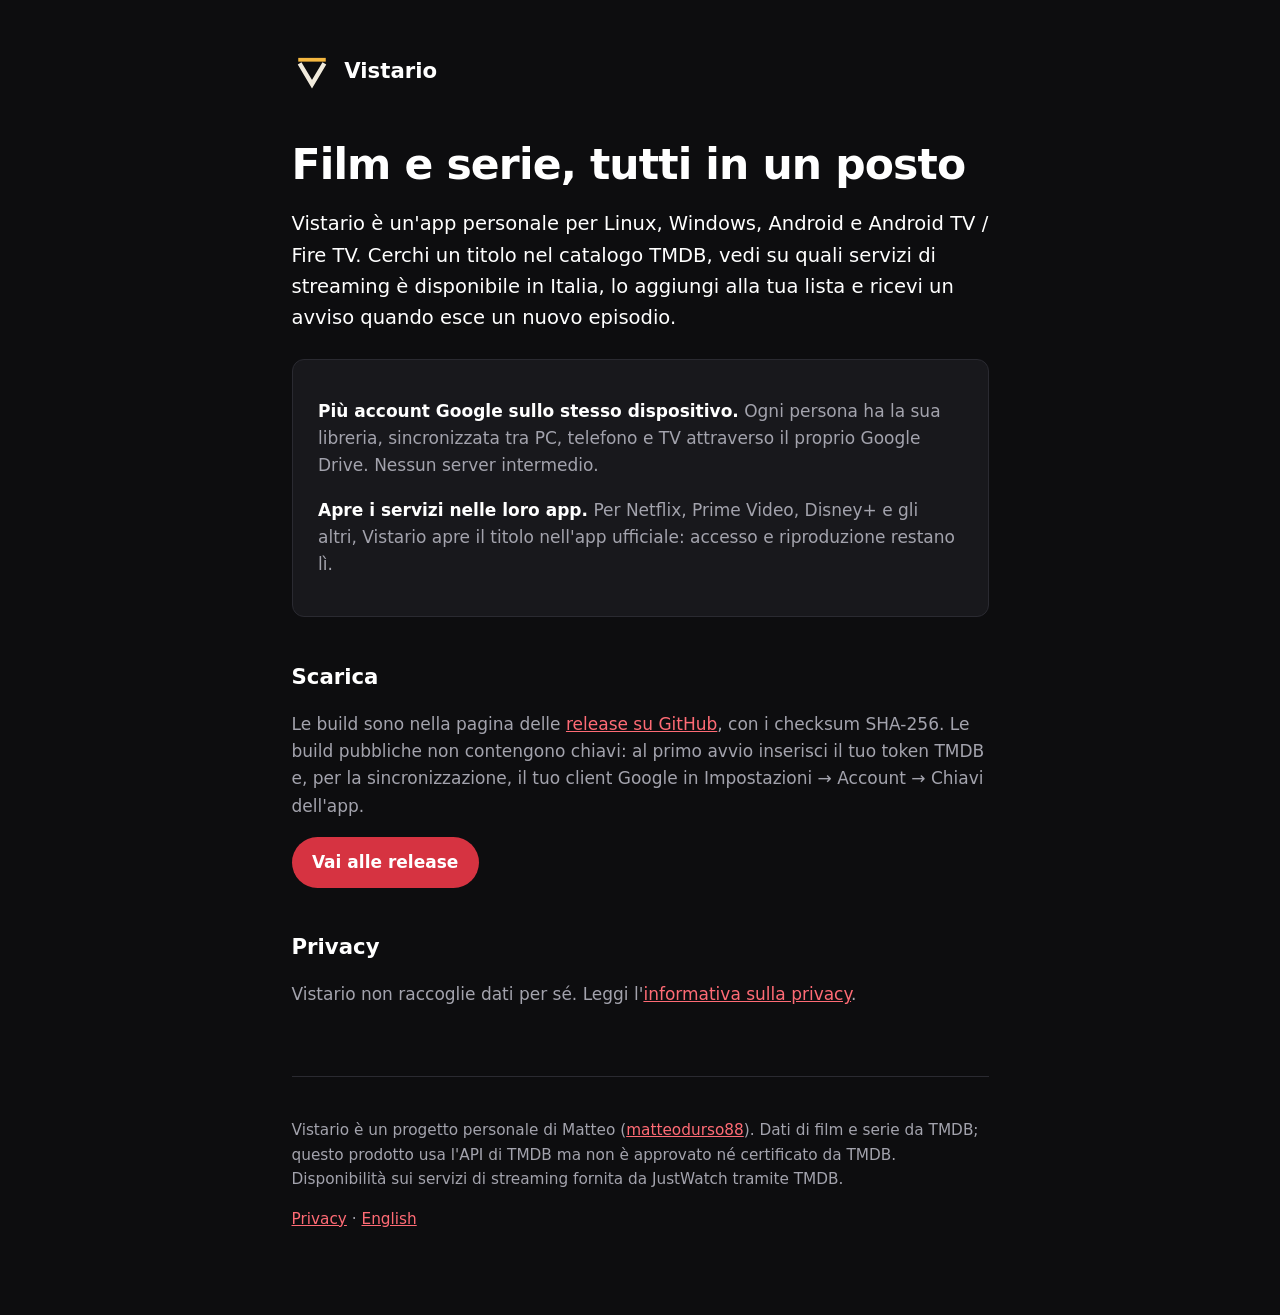
<file: index.html>
<!DOCTYPE html>
<html lang="it">
<head>
<meta charset="utf-8">
<meta name="viewport" content="width=device-width, initial-scale=1">
<title>Vistario</title>
<meta name="description" content="Vistario: catalogo personale di film e serie, con dove guardarli, avvisi sui nuovi episodi e sincronizzazione tra i tuoi dispositivi.">
<link rel="icon" href="mark.svg" type="image/svg+xml">
<link rel="stylesheet" href="style.css">
</head>
<body>
<main>
<header><img src="mark.svg" alt=""><a href="./">Vistario</a></header>

<h1>Film e serie, tutti in un posto</h1>
<p class="lead">Vistario è un'app personale per Linux, Windows, Android e Android TV / Fire TV. Cerchi un titolo nel catalogo
TMDB, vedi su quali servizi di streaming è disponibile in Italia, lo aggiungi alla tua lista e ricevi un avviso quando
esce un nuovo episodio.</p>

<div class="panel">
<p><strong>Più account Google sullo stesso dispositivo.</strong> Ogni persona ha la sua libreria, sincronizzata tra PC,
telefono e TV attraverso il proprio Google Drive. Nessun server intermedio.</p>
<p><strong>Apre i servizi nelle loro app.</strong> Per Netflix, Prime Video, Disney+ e gli altri, Vistario apre il titolo
nell'app ufficiale: accesso e riproduzione restano lì.</p>
</div>

<h2>Scarica</h2>
<p>Le build sono nella pagina delle <a href="https://github.com/matteodurso88/vistario-releases/releases">release su GitHub</a>,
con i checksum SHA-256. Le build pubbliche non contengono chiavi: al primo avvio inserisci il tuo token TMDB e, per la
sincronizzazione, il tuo client Google in Impostazioni → Account → Chiavi dell'app.</p>
<p><a class="button" href="https://github.com/matteodurso88/vistario-releases/releases">Vai alle release</a></p>

<h2>Privacy</h2>
<p>Vistario non raccoglie dati per sé. Leggi l'<a href="privacy.html">informativa sulla privacy</a>.</p>

<footer>
<p>Vistario è un progetto personale di Matteo (<a href="https://github.com/matteodurso88">matteodurso88</a>). Dati di film e serie da TMDB; questo prodotto usa l'API di TMDB ma
non è approvato né certificato da TMDB. Disponibilità sui servizi di streaming fornita da JustWatch tramite TMDB.</p>
<p><a href="privacy.html">Privacy</a> · <a href="privacy.html#en">English</a></p>
</footer>
</main>
</body>
</html>
</file>
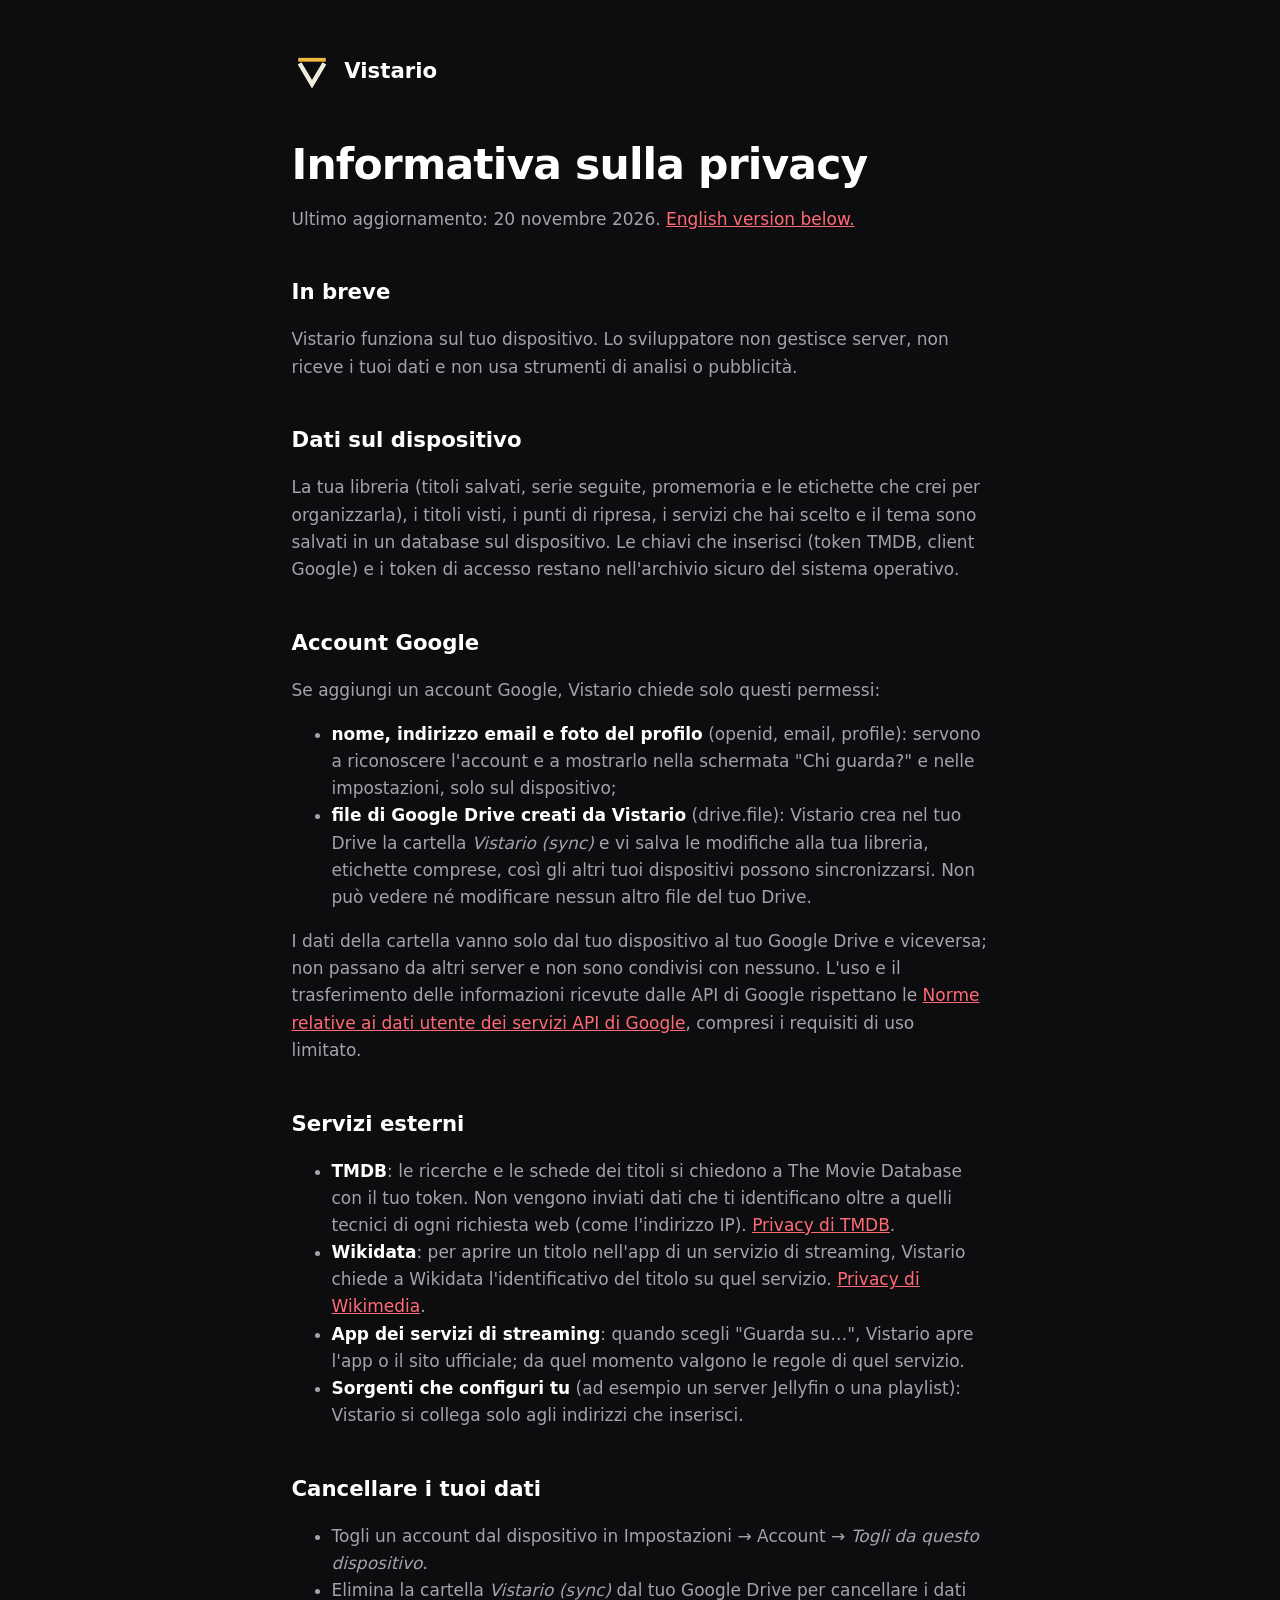
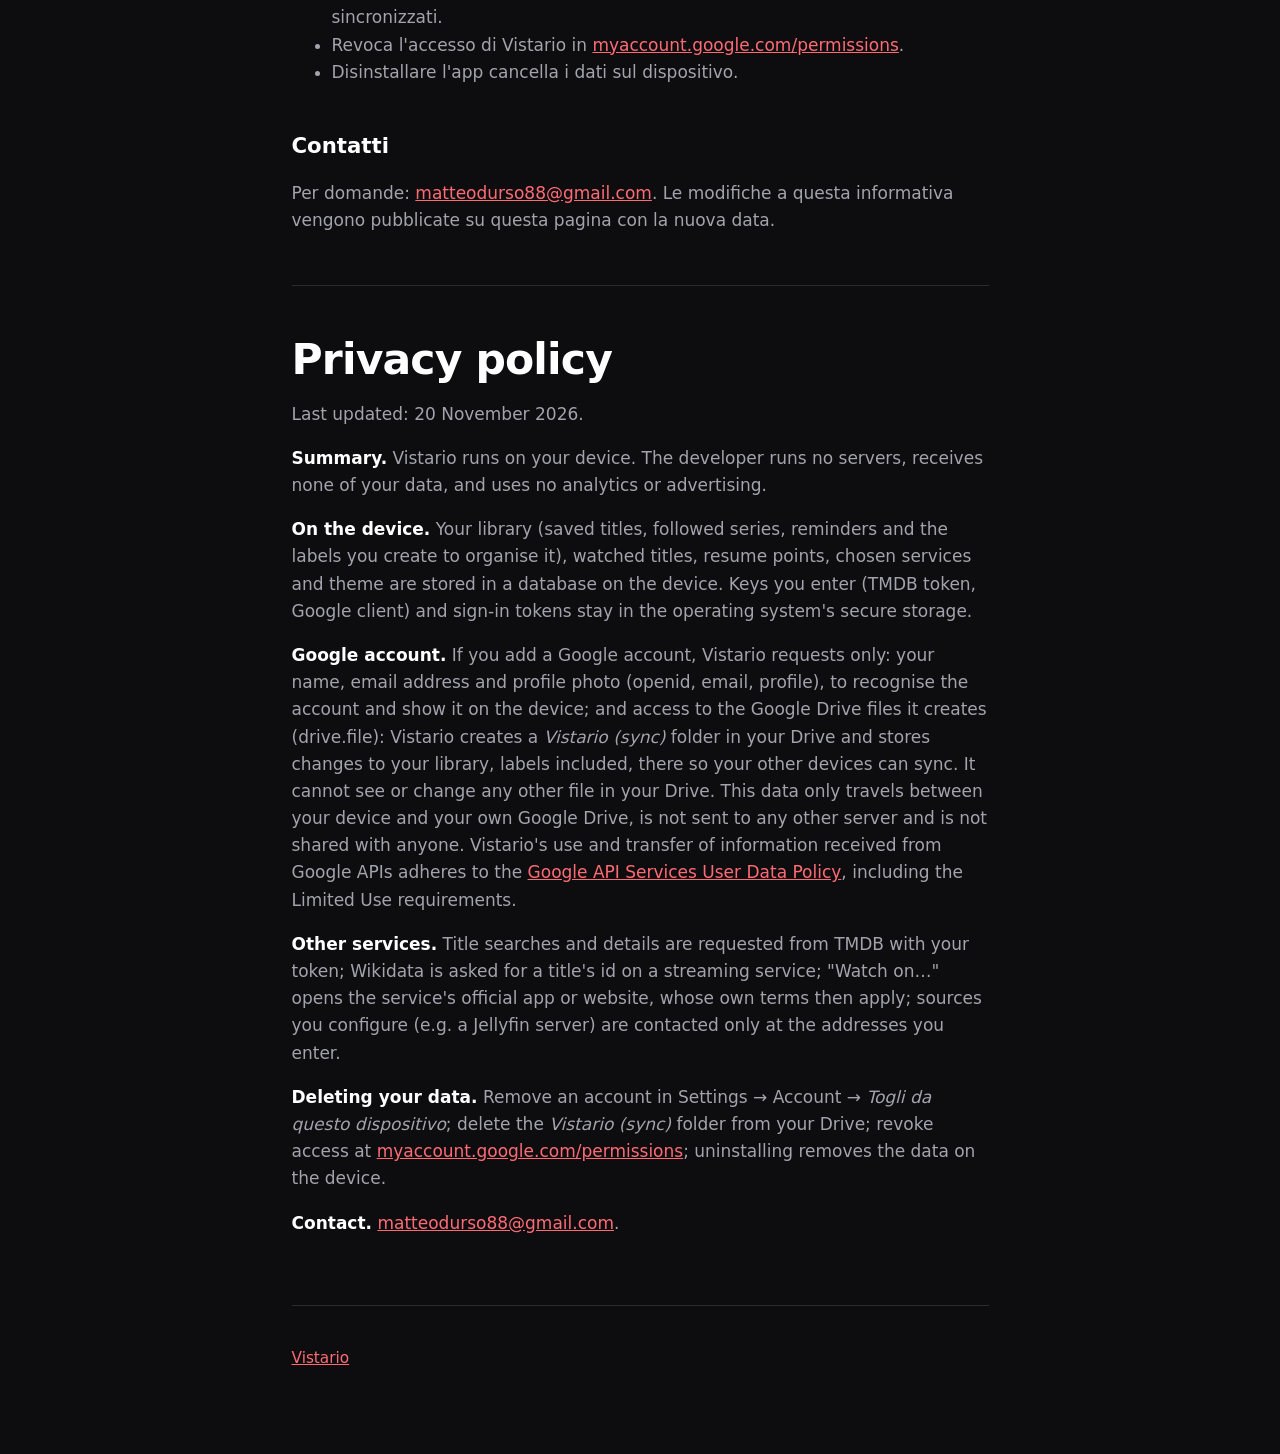
<file: privacy.html>
<!DOCTYPE html>
<html lang="it">
<head>
<meta charset="utf-8">
<meta name="viewport" content="width=device-width, initial-scale=1">
<title>Privacy · Vistario</title>
<link rel="icon" href="mark.svg" type="image/svg+xml">
<link rel="stylesheet" href="style.css">
</head>
<body>
<main>
<header><img src="mark.svg" alt=""><a href="./">Vistario</a></header>

<h1>Informativa sulla privacy</h1>
<p>Ultimo aggiornamento: 20 novembre 2026. <a href="#en">English version below.</a></p>

<h2>In breve</h2>
<p>Vistario funziona sul tuo dispositivo. Lo sviluppatore non gestisce server, non riceve i tuoi dati e non usa
strumenti di analisi o pubblicità.</p>

<h2>Dati sul dispositivo</h2>
<p>La tua libreria (titoli salvati, serie seguite, promemoria e le etichette che crei per organizzarla), i titoli visti, i punti di ripresa, i servizi che hai scelto e il tema sono salvati in
un database sul dispositivo. Le chiavi che inserisci (token TMDB, client Google) e i token di accesso restano
nell'archivio sicuro del sistema operativo.</p>

<h2>Account Google</h2>
<p>Se aggiungi un account Google, Vistario chiede solo questi permessi:</p>
<ul>
<li><strong>nome, indirizzo email e foto del profilo</strong> (openid, email, profile): servono a riconoscere l'account e a
mostrarlo nella schermata "Chi guarda?" e nelle impostazioni, solo sul dispositivo;</li>
<li><strong>file di Google Drive creati da Vistario</strong> (drive.file): Vistario crea nel tuo Drive la cartella
<em>Vistario (sync)</em> e vi salva le modifiche alla tua libreria, etichette comprese, così gli altri tuoi dispositivi possono
sincronizzarsi. Non può vedere né modificare nessun altro file del tuo Drive.</li>
</ul>
<p>I dati della cartella vanno solo dal tuo dispositivo al tuo Google Drive e viceversa; non passano da altri server e
non sono condivisi con nessuno. L'uso e il trasferimento delle informazioni ricevute dalle API di Google rispettano le
<a href="https://developers.google.com/terms/api-services-user-data-policy">Norme relative ai dati utente dei servizi API di
Google</a>, compresi i requisiti di uso limitato.</p>

<h2>Servizi esterni</h2>
<ul>
<li><strong>TMDB</strong>: le ricerche e le schede dei titoli si chiedono a The Movie Database con il tuo token. Non
vengono inviati dati che ti identificano oltre a quelli tecnici di ogni richiesta web (come l'indirizzo IP).
<a href="https://www.themoviedb.org/privacy-policy">Privacy di TMDB</a>.</li>
<li><strong>Wikidata</strong>: per aprire un titolo nell'app di un servizio di streaming, Vistario chiede a Wikidata
l'identificativo del titolo su quel servizio. <a href="https://foundation.wikimedia.org/wiki/Policy:Privacy_policy">Privacy di Wikimedia</a>.</li>
<li><strong>App dei servizi di streaming</strong>: quando scegli "Guarda su…", Vistario apre l'app o il sito ufficiale;
da quel momento valgono le regole di quel servizio.</li>
<li><strong>Sorgenti che configuri tu</strong> (ad esempio un server Jellyfin o una playlist): Vistario si collega solo
agli indirizzi che inserisci.</li>
</ul>

<h2>Cancellare i tuoi dati</h2>
<ul>
<li>Togli un account dal dispositivo in Impostazioni → Account → <em>Togli da questo dispositivo</em>.</li>
<li>Elimina la cartella <em>Vistario (sync)</em> dal tuo Google Drive per cancellare i dati sincronizzati.</li>
<li>Revoca l'accesso di Vistario in <a href="https://myaccount.google.com/permissions">myaccount.google.com/permissions</a>.</li>
<li>Disinstallare l'app cancella i dati sul dispositivo.</li>
</ul>

<h2>Contatti</h2>
<p>Per domande: <a href="mailto:matteodurso88@gmail.com">matteodurso88@gmail.com</a>. Le modifiche a questa informativa
vengono pubblicate su questa pagina con la nuova data.</p>

<hr>

<section id="en" lang="en">
<h1>Privacy policy</h1>
<p>Last updated: 20 November 2026.</p>
<p><strong>Summary.</strong> Vistario runs on your device. The developer runs no servers, receives none of your data,
and uses no analytics or advertising.</p>
<p><strong>On the device.</strong> Your library (saved titles, followed series, reminders and the labels you create to organise it), watched titles, resume points, chosen services and theme are
stored in a database on the device. Keys you enter (TMDB token, Google client) and sign-in tokens stay in the
operating system's secure storage.</p>
<p><strong>Google account.</strong> If you add a Google account, Vistario requests only: your name, email address and
profile photo (openid, email, profile), to recognise the account and show it on the device; and access to the
Google Drive files it creates (drive.file): Vistario creates a <em>Vistario (sync)</em> folder in your Drive and stores
changes to your library, labels included, there so your other devices can sync. It cannot see or change any other file in your Drive.
This data only travels between your device and your own Google Drive, is not sent to any other server and is not
shared with anyone. Vistario's use and transfer of information received from Google APIs adheres to the
<a href="https://developers.google.com/terms/api-services-user-data-policy">Google API Services User Data Policy</a>,
including the Limited Use requirements.</p>
<p><strong>Other services.</strong> Title searches and details are requested from TMDB with your token; Wikidata is
asked for a title's id on a streaming service; "Watch on…" opens the service's official app or website, whose own
terms then apply; sources you configure (e.g. a Jellyfin server) are contacted only at the addresses you enter.</p>
<p><strong>Deleting your data.</strong> Remove an account in Settings → Account → <em>Togli da questo dispositivo</em>;
delete the <em>Vistario (sync)</em> folder from your Drive; revoke access at
<a href="https://myaccount.google.com/permissions">myaccount.google.com/permissions</a>; uninstalling removes the data
on the device.</p>
<p><strong>Contact.</strong> <a href="mailto:matteodurso88@gmail.com">matteodurso88@gmail.com</a>.</p>
</section>

<footer><p><a href="./">Vistario</a></p></footer>
</main>
</body>
</html>
</file>
<file: style.css>
:root{--bg:#0D0D0F;--surface:#18181C;--line:#2A2A31;--ink:#FFFFFF;--muted:#A3A3AD;--accent:#D63341;--accent-ink:#FF6B75}
*{box-sizing:border-box}
html{background:var(--bg);color:var(--ink);font:17px/1.6 Manrope,"Segoe UI",system-ui,sans-serif}
body{margin:0}
main{max-width:44rem;margin:0 auto;padding:3rem 1.5rem 4rem}
header{display:flex;align-items:center;gap:.75rem;margin-bottom:3rem}
header img{width:40px;height:40px}
header a{color:var(--ink);text-decoration:none;font-weight:800;font-size:1.25rem}
h1{font-size:2.5rem;line-height:1.1;font-weight:800;letter-spacing:-.02em;margin:0 0 1rem}
h2{font-size:1.25rem;font-weight:800;margin:2.5rem 0 .5rem}
p,li{color:var(--muted)}
strong{color:var(--ink)}
a{color:var(--accent-ink)}
a:focus-visible{outline:3px solid var(--accent-ink);outline-offset:3px}
.lead{font-size:1.15rem;color:var(--ink)}
.panel{background:var(--surface);border:1px solid var(--line);border-radius:12px;padding:1.25rem 1.5rem;margin:1.5rem 0}
.button{display:inline-block;background:var(--accent);color:#fff;text-decoration:none;font-weight:700;padding:.7rem 1.2rem;border-radius:999px}
footer{border-top:1px solid var(--line);margin-top:4rem;padding-top:1.5rem;font-size:.9rem;color:var(--muted)}
hr{border:0;border-top:1px solid var(--line);margin:3rem 0}
</file>
